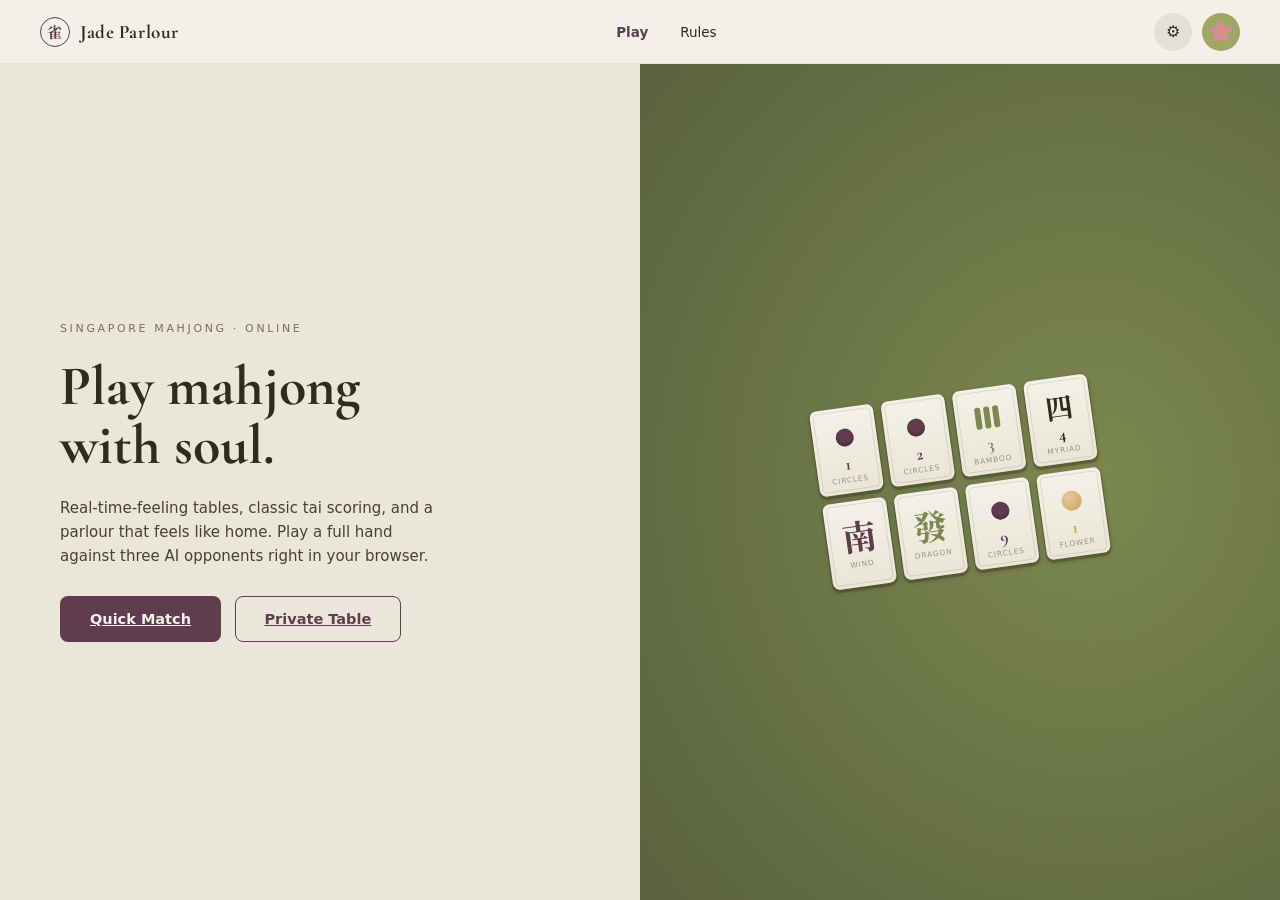
<file: index.html>
<!DOCTYPE html>
<html lang="en">
<head>
<meta charset="utf-8">
<meta name="viewport" content="width=device-width, initial-scale=1">
<title>Jade Parlour — Play Mahjong Online</title>
<link rel="preconnect" href="https://fonts.googleapis.com">
<link href="https://fonts.googleapis.com/css2?family=Noto+Serif+SC:wght@500;600;700&family=Cormorant+Garamond:ital,wght@0,500;0,600;0,700;1,600&display=swap" rel="stylesheet">
<link rel="stylesheet" href="css/style.css">
<script type="module" src="js/boot-theme.js"></script>
<style>
  .hero { display: flex; min-height: calc(100vh - 64px); }
  .hero-copy {
    flex: 1; display: flex; flex-direction: column; justify-content: center;
    padding: 0 60px; gap: 22px; max-width: 640px;
  }
  .hero-eyebrow { font-size: 11px; letter-spacing: .24em; color: var(--brown); text-transform: uppercase; }
  .hero-title { font-family: 'Cormorant Garamond', serif; font-weight: 700; font-size: 56px; color: var(--ink); line-height: 1.05; margin: 0; }
  .hero-desc { font-size: 15px; color: #4a4030; max-width: 380px; line-height: 1.6; }
  .hero-cta { display: flex; gap: 14px; margin-top: 6px; flex-wrap: wrap; }
  .hero-art {
    flex: 1; position: relative;
    background: radial-gradient(120% 100% at 70% 50%, #7c8850, #4f5738);
    display: flex; align-items: center; justify-content: center; min-height: 360px;
  }
  .hero-tiles { display: grid; grid-template-columns: repeat(4, 64px); gap: 8px; transform: rotate(-8deg); }
  @media (max-width: 900px) {
    .hero { flex-direction: column; }
    .hero-copy { padding: 48px 32px; max-width: none; }
    .hero-title { font-size: 40px; }
  }
</style>
</head>
<body>

<div class="nav">
  <a class="nav-brand nav-name" href="index.html" style="text-decoration:none;display:flex;align-items:center;gap:10px">
    <div class="nav-mark">雀</div>
    <span class="nav-name">Jade Parlour</span>
  </a>
  <div class="nav-links">
    <a href="lobby.html" class="active">Play</a>
    <a href="rules.html">Rules</a>
  </div>
  <div class="nav-actions">
    <button class="nav-icon-btn" id="nav-settings-btn" type="button" title="Settings" aria-label="Settings">⚙</button>
    <button class="nav-avatar-btn" id="nav-avatar-btn" type="button" title="Profile" aria-label="Profile"></button>
  </div>
</div>

<div class="hero">
  <div class="hero-copy">
    <div class="hero-eyebrow">Singapore Mahjong · Online</div>
    <h1 class="hero-title">Play mahjong<br>with soul.</h1>
    <div class="hero-desc">Real-time-feeling tables, classic tai scoring, and a parlour that feels like home. Play a full hand against three AI opponents right in your browser.</div>
    <div class="hero-cta">
      <a href="lobby.html?mode=quick" class="btn btn-primary">Quick Match</a>
      <a href="lobby.html" class="btn btn-outline">Private Table</a>
    </div>
  </div>
  <div class="hero-art">
    <div class="hero-tiles" id="hero-tiles"></div>
  </div>
</div>

<script type="module">
  import { createTileElement } from './js/tiles.js';
  const spec = [
    { kind: 'dot', n: 1 }, { kind: 'dot', n: 2 }, { kind: 'bam', n: 3 }, { kind: 'char', n: 4 },
    { kind: 'wind', label: '南' }, { kind: 'dragon', label: '發' }, { kind: 'dot', n: 9 }, { kind: 'flower', n: 1 },
  ];
  const wrap = document.getElementById('hero-tiles');
  for (const t of spec) wrap.appendChild(createTileElement(t, { w: 64, h: 86 }));
</script>
<script type="module">
  import { mountProfileModal } from './js/profile.js';
  import { mountSettingsModal } from './js/settings.js';
  mountProfileModal();
  mountSettingsModal();
</script>
</body>
</html>
</file>
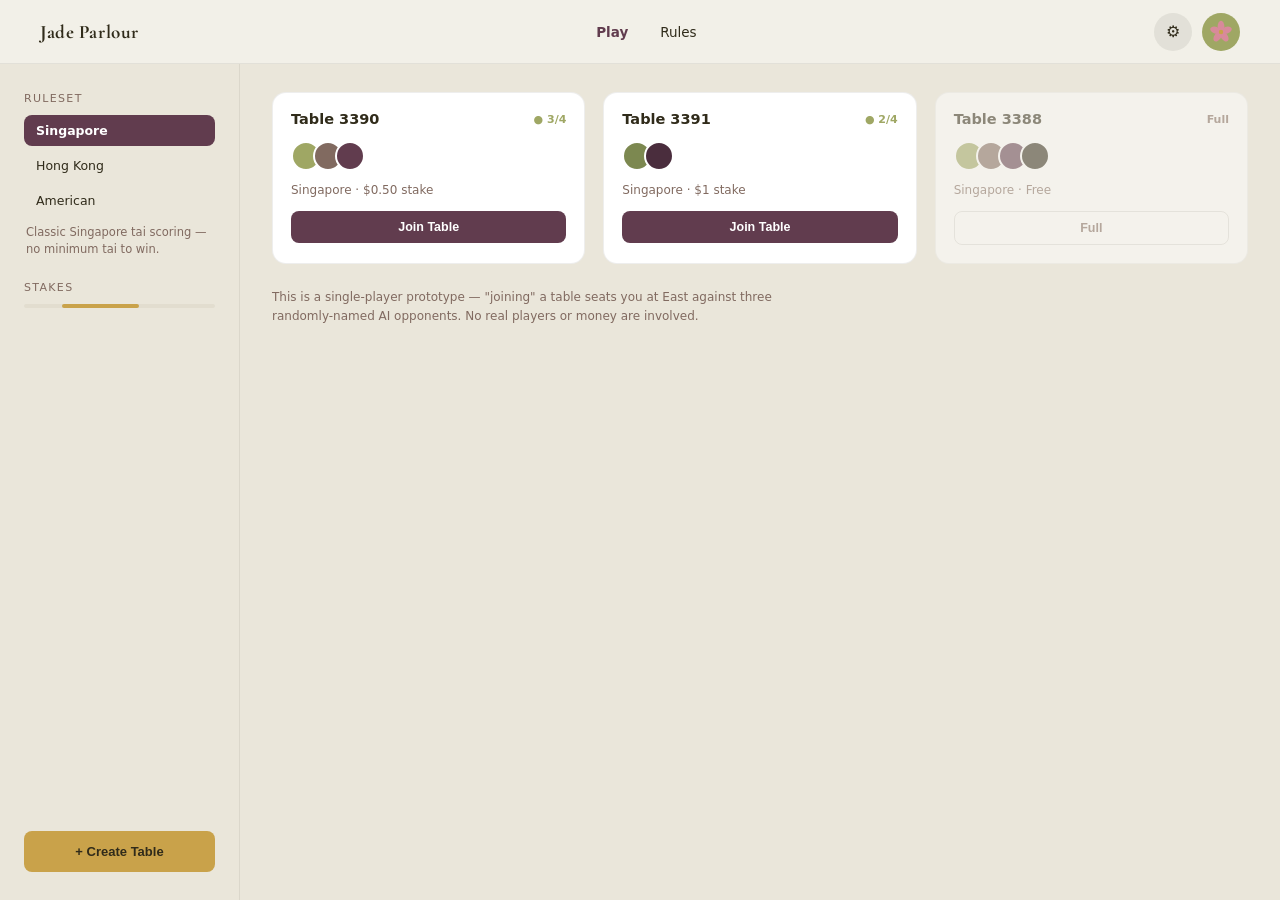
<file: lobby.html>
<!DOCTYPE html>
<html lang="en">
<head>
<meta charset="utf-8">
<meta name="viewport" content="width=device-width, initial-scale=1">
<title>Lobby — Jade Parlour</title>
<link rel="preconnect" href="https://fonts.googleapis.com">
<link href="https://fonts.googleapis.com/css2?family=Noto+Serif+SC:wght@500;600;700&family=Cormorant+Garamond:ital,wght@0,500;0,600;0,700;1,600&display=swap" rel="stylesheet">
<link rel="stylesheet" href="css/style.css">
<script type="module" src="js/boot-theme.js"></script>
<style>
  .lobby { display: flex; min-height: calc(100vh - 64px); }
  .sidebar {
    width: 240px; border-right: 1px solid rgba(48, 43, 26, .08);
    padding: 28px 24px; display: flex; flex-direction: column; gap: 22px;
  }
  .side-label { font-size: 11px; letter-spacing: .12em; color: var(--brown); text-transform: uppercase; margin-bottom: 10px; }
  .ruleset-opt { padding: 8px 12px; border-radius: 8px; font-size: 12.5px; cursor: pointer; margin-bottom: 4px; }
  .ruleset-opt.active { background: var(--plum); color: #fff; font-weight: 700; }
  .ruleset-opt:not(.active) { color: var(--ink); }
  .ruleset-opt:not(.active):hover { background: rgba(48, 43, 26, .06); }
  .ruleset-desc { font-size: 11.5px; color: var(--brown); margin: 8px 2px 0; line-height: 1.5; }
  .stakes-track { height: 4px; border-radius: 2px; background: #e2ddcf; position: relative; }
  .stakes-fill { position: absolute; left: 20%; right: 40%; top: 0; bottom: 0; background: var(--gold); border-radius: 2px; }
  .create-btn { margin-top: auto; padding: 13px; border-radius: 8px; border: none; background: var(--gold); color: var(--ink); font-weight: 700; font-size: 13px; cursor: pointer; }

  .tables { flex: 1; padding: 28px 32px; }
  .tables-grid { display: grid; grid-template-columns: repeat(auto-fill, minmax(260px, 1fr)); gap: 18px; }
  .table-card { border-radius: 14px; background: #fff; border: 1px solid rgba(48, 43, 26, .08); padding: 18px; }
  .table-head { display: flex; justify-content: space-between; align-items: center; margin-bottom: 14px; }
  .table-name { font-size: 14.5px; font-weight: 700; color: var(--ink); }
  .table-status { font-size: 11px; color: var(--olive-light); font-weight: 700; }
  .table-status.full { color: var(--brown); }
  .avatars { display: flex; margin-bottom: 12px; }
  .avatar { width: 30px; height: 30px; border-radius: 50%; border: 2px solid #fff; margin-right: -8px; }
  .table-meta { font-size: 12px; color: var(--brown); margin-bottom: 14px; }
  .join-btn { width: 100%; padding: 9px; border-radius: 8px; border: none; background: var(--plum); color: #fff; font-weight: 700; font-size: 12.5px; cursor: pointer; }
  .join-btn:disabled { border: 1px solid rgba(48, 43, 26, .15); background: transparent; color: var(--brown); cursor: default; }

  @media (max-width: 640px) {
    .lobby { flex-direction: column; min-height: auto; }
    .sidebar { width: 100%; border-right: none; border-bottom: 1px solid rgba(48, 43, 26, .08); padding: 20px; }
    .create-btn { margin-top: 16px; }
    .tables { padding: 20px; }
    .tables-grid { grid-template-columns: 1fr; }
  }
</style>
</head>
<body>

<div class="nav">
  <a class="nav-name" href="index.html" style="text-decoration:none">Jade Parlour</a>
  <div class="nav-links"><a href="lobby.html" class="active">Play</a><a href="rules.html">Rules</a></div>
  <div class="nav-actions">
    <button class="nav-icon-btn" id="nav-settings-btn" type="button" title="Settings" aria-label="Settings">⚙</button>
    <button class="nav-avatar-btn" id="nav-avatar-btn" type="button" title="Profile" aria-label="Profile"></button>
  </div>
</div>

<div class="lobby">
  <div class="sidebar">
    <div>
      <div class="side-label">Ruleset</div>
      <div class="ruleset-opt" data-ruleset="singapore">Singapore</div>
      <div class="ruleset-opt" data-ruleset="hongkong">Hong Kong</div>
      <div class="ruleset-opt" data-ruleset="american">American</div>
      <p class="ruleset-desc" id="ruleset-desc"></p>
    </div>
    <div>
      <div class="side-label">Stakes</div>
      <div class="stakes-track"><div class="stakes-fill"></div></div>
    </div>
    <button class="create-btn" id="create-table">+ Create Table</button>
  </div>

  <div class="tables">
    <div class="tables-grid">
      <div class="table-card">
        <div class="table-head"><span class="table-name">Table 3390</span><span class="table-status">● 3/4</span></div>
        <div class="avatars">
          <div class="avatar" style="background:#9fa764"></div>
          <div class="avatar" style="background:#816a60"></div>
          <div class="avatar" style="background:#613c4e"></div>
        </div>
        <div class="table-meta"><span class="ruleset-label"></span> · $0.50 stake</div>
        <button class="join-btn" data-quick>Join Table</button>
      </div>
      <div class="table-card">
        <div class="table-head"><span class="table-name">Table 3391</span><span class="table-status">● 2/4</span></div>
        <div class="avatars">
          <div class="avatar" style="background:#7c8850"></div>
          <div class="avatar" style="background:#4a2d3d"></div>
        </div>
        <div class="table-meta"><span class="ruleset-label"></span> · $1 stake</div>
        <button class="join-btn" data-quick>Join Table</button>
      </div>
      <div class="table-card" style="opacity:.5">
        <div class="table-head"><span class="table-name">Table 3388</span><span class="table-status full">Full</span></div>
        <div class="avatars">
          <div class="avatar" style="background:#9fa764"></div>
          <div class="avatar" style="background:#816a60"></div>
          <div class="avatar" style="background:#613c4e"></div>
          <div class="avatar" style="background:#302b1a"></div>
        </div>
        <div class="table-meta"><span class="ruleset-label"></span> · Free</div>
        <button class="join-btn" disabled>Full</button>
      </div>
    </div>
    <p style="font-size:12px;color:var(--brown);margin-top:24px;max-width:520px;line-height:1.6">
      This is a single-player prototype — "joining" a table seats you at East against three randomly-named AI opponents. No real players or money are involved.
    </p>
  </div>
</div>

<script>
  const RULESET_KEY = 'mahjongRuleset';
  const RULESET_LABEL = { singapore: 'Singapore', hongkong: 'Hong Kong', american: 'American' };
  const RULESET_DESC = {
    singapore: 'Classic Singapore tai scoring — no minimum tai to win.',
    hongkong: 'Fan scoring with a 3-fan minimum required to declare a win.',
    american: 'Jokers as wildcards, no chi calls — win by matching a hand pattern instead of 4 sets + a pair.',
  };

  function getSavedRuleset() {
    return localStorage.getItem(RULESET_KEY) || 'singapore';
  }

  const rulesetOpts = document.querySelectorAll('.ruleset-opt');
  const rulesetDesc = document.getElementById('ruleset-desc');
  const rulesetLabels = document.querySelectorAll('.ruleset-label');

  function selectRuleset(ruleset) {
    rulesetOpts.forEach((o) => o.classList.toggle('active', o.dataset.ruleset === ruleset));
    rulesetDesc.textContent = RULESET_DESC[ruleset];
    rulesetLabels.forEach((el) => { el.textContent = RULESET_LABEL[ruleset]; });
    localStorage.setItem(RULESET_KEY, ruleset);
  }

  rulesetOpts.forEach((opt) => {
    opt.addEventListener('click', () => selectRuleset(opt.dataset.ruleset));
  });
  selectRuleset(getSavedRuleset());

  const params = new URLSearchParams(location.search);
  function goToTable() { location.href = 'play.html'; }
  document.getElementById('create-table').addEventListener('click', goToTable);
  document.querySelectorAll('[data-quick]').forEach((btn) => btn.addEventListener('click', goToTable));
  if (params.get('mode') === 'quick') goToTable();
</script>
<script type="module">
  import { mountProfileModal } from './js/profile.js';
  import { mountSettingsModal } from './js/settings.js';
  mountProfileModal();
  mountSettingsModal();
</script>
</body>
</html>
</file>
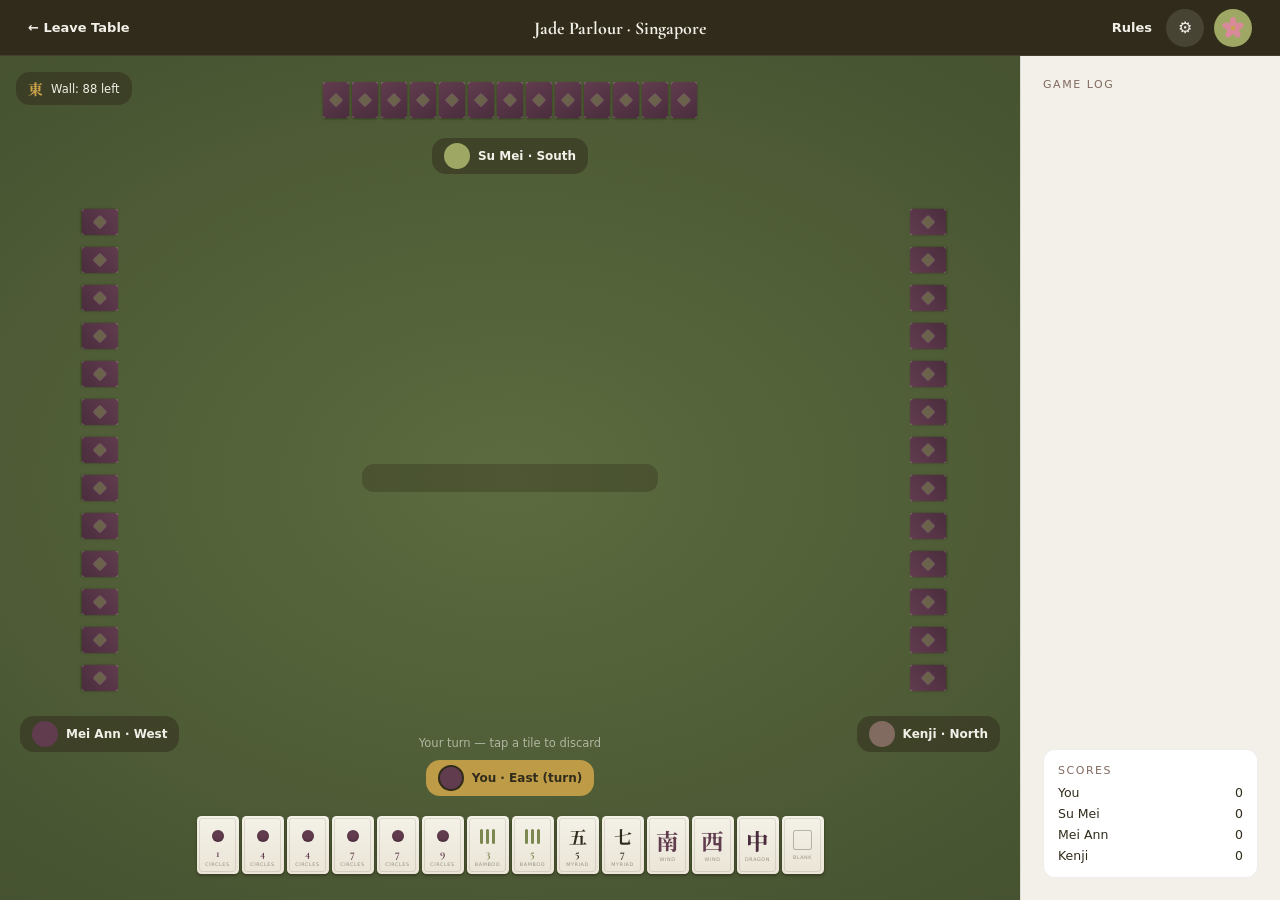
<file: play.html>
<!DOCTYPE html>
<html lang="en">
<head>
<meta charset="utf-8">
<meta name="viewport" content="width=device-width, initial-scale=1">
<title>Table — Jade Parlour</title>
<link rel="preconnect" href="https://fonts.googleapis.com">
<link href="https://fonts.googleapis.com/css2?family=Noto+Serif+SC:wght@500;600;700&family=Cormorant+Garamond:ital,wght@0,500;0,600;0,700;1,600&display=swap" rel="stylesheet">
<link rel="stylesheet" href="css/style.css">
<script type="module" src="js/boot-theme.js"></script>
<style>
  html, body { height: 100%; }
  body { background: #302b1a; }
  .table-nav {
    height: 56px; display: flex; align-items: center; justify-content: space-between;
    padding: 0 28px; background: #302b1a; border-bottom: 1px solid rgba(242,240,232,.1);
  }
  .table-nav a { color: #f2f0e8; text-decoration: none; font-size: 13px; font-weight: 600; }
  .table-nav .brand { font-family: 'Cormorant Garamond', serif; font-weight: 700; font-size: 18px; color: #f2f0e8; }
  .table-nav .nav-actions { gap: 10px; }
  .table-nav .nav-icon-btn { background: rgba(242, 240, 232, .12); color: #f2f0e8; }
  .table-nav .nav-icon-btn:hover { background: rgba(242, 240, 232, .2); }

  .table-wrap { display: flex; height: calc(100vh - 56px); }
  .felt {
    flex: 1; position: relative; overflow: hidden;
    background: radial-gradient(120% 100% at 50% 50%, #5c6b3f, #3a4529);
  }

  .wall-badge {
    position: absolute; top: 16px; left: 16px; display: flex; align-items: center; gap: 8px;
    background: rgba(48,43,26,.5); padding: 6px 12px; border-radius: 14px;
  }
  .wall-badge .glyph { font-family: 'Noto Serif SC', serif; color: var(--gold); font-weight: 700; font-size: 15px; }
  .wall-badge .count { font-size: 11.5px; color: #f2f0e8; }

  .seat { position: absolute; display: flex; align-items: center; gap: 10px; }
  .seat-top { top: 26px; left: 0; right: 0; flex-direction: column; }
  .seat-bottom { bottom: 26px; left: 0; right: 0; flex-direction: column-reverse; }
  .seat-left { left: 20px; top: 50%; transform: translateY(-50%); flex-direction: column; }
  .seat-right { right: 20px; top: 50%; transform: translateY(-50%); flex-direction: column; }

  .seat-tiles { display: flex; gap: 3px; }
  .seat-tiles.vertical { flex-direction: column; gap: 2px; }
  .seat-meld { display: flex; gap: 10px; }
  .meld-group { display: flex; gap: 1px; }

  .seat-tag {
    display: flex; align-items: center; gap: 8px; padding: 5px 12px; border-radius: 14px;
    background: rgba(48,43,26,.5); font-size: 12px; color: #f2f0e8; font-weight: 600; white-space: nowrap;
  }
  .seat-tag.turn { background: rgba(201,162,74,.9); color: #302b1a; font-weight: 800; }
  .seat-avatar { width: 26px; height: 26px; border-radius: 50%; flex: none; }

  .discard-pile {
    position: absolute; top: 50%; left: 50%; transform: translate(-50%, -50%);
    display: grid; grid-template-columns: repeat(8, 30px); gap: 4px;
    background: rgba(48,43,26,.32); padding: 14px; border-radius: 12px;
    max-width: 320px;
  }

  .action-row {
    display: flex; gap: 10px; flex-wrap: wrap; justify-content: center; z-index: 5;
  }
  .action-btn {
    padding: 12px 22px; border-radius: 24px; border: none; font-weight: 700; font-size: 13px; cursor: pointer;
    color: #f2f0e8;
  }
  .action-btn:disabled { opacity: .3; cursor: not-allowed; }
  .action-btn.pass { background: rgba(242,240,232,.15); }
  .action-btn.chi { background: var(--olive); }
  .action-btn.pong { background: var(--brown); }
  .action-btn.kong { background: var(--plum-dark); }
  .action-btn.win { background: linear-gradient(180deg, #dab863, var(--gold)); color: var(--ink); padding: 12px 26px; font-weight: 800; }

  .hand-hint {
    font-size: 11.5px; color: rgba(242,240,232,.6); z-index: 5; margin: 0;
  }

  .side-panel {
    width: 260px; background: var(--card); border-left: 1px solid rgba(48,43,26,.1);
    padding: 22px; display: flex; flex-direction: column; gap: 16px; overflow-y: auto;
  }
  .side-label { font-size: 11px; letter-spacing: .14em; color: var(--brown); text-transform: uppercase; }
  .log-list { display: flex; flex-direction: column; gap: 8px; font-size: 12.5px; color: var(--ink); }
  .log-list b { font-weight: 700; }
  .patterns-section { display: none; border-bottom: 1px solid rgba(48,43,26,.1); padding-bottom: 16px; }
  .patterns-section.show { display: block; }
  .pattern-row { display: flex; justify-content: space-between; font-size: 12px; color: var(--ink); padding: 5px 0; }
  .pattern-row .pts { color: var(--brown); font-weight: 600; }
  .scores-box { margin-top: auto; border-radius: 12px; background: #fff; border: 1px solid rgba(48,43,26,.08); padding: 14px; }
  .score-row { display: flex; justify-content: space-between; font-size: 12.5px; color: var(--ink); margin-bottom: 6px; }
  .score-row:last-child { margin-bottom: 0; }
  .score-row .pos { font-weight: 700; color: var(--olive); }
  .score-row .neg { color: var(--plum); }

  .round-over-overlay {
    position: fixed; inset: 0; background: rgba(48,43,26,.55); display: none;
    align-items: center; justify-content: center; z-index: 20;
  }
  .round-over-overlay.show { display: flex; }
  .round-over-card {
    background: var(--card); border-radius: 16px; padding: 32px 40px; max-width: 380px; text-align: center;
  }
  .round-over-card h2 { font-family: 'Cormorant Garamond', serif; font-size: 30px; margin: 0 0 10px; color: var(--ink); }
  .round-over-card p { font-size: 13.5px; color: var(--brown); margin: 0 0 20px; line-height: 1.6; }

  .hand-count {
    color: #f2f0e8; font-size: 11.5px; font-weight: 700; background: rgba(48,43,26,.4);
    padding: 2px 7px; border-radius: 8px; flex: none;
  }

  @media (max-width: 640px) {
    .table-nav { padding: 0 12px; }
    .table-nav .brand { font-size: 14px; }
    .table-nav a { font-size: 12px; }

    .table-wrap { flex-direction: column; height: auto; min-height: calc(100vh - 56px); }
    .felt { flex: none; height: auto; min-height: 640px; }
    .side-panel { width: 100%; max-height: 240px; border-left: none; border-top: 1px solid rgba(48,43,26,.1); padding: 16px; }

    /* West/North move up out of the vertical-center band so they never
       collide with the discard pile, which lives dead center. */
    .seat-left, .seat-right { top: 66px; transform: none; gap: 4px; }
    .seat-left { left: 6px; }
    .seat-right { right: 6px; }
    .seat-top { top: 10px; }
    .seat-bottom { bottom: 8px; gap: 5px; }
    .seat-tiles.vertical { flex-direction: row; }
    .seat-tag { padding: 4px 8px; font-size: 10.5px; gap: 5px; max-width: 40vw; }
    .seat-tag span { overflow: hidden; text-overflow: ellipsis; white-space: nowrap; }
    .seat-avatar { width: 18px; height: 18px; }

    .wall-badge { padding: 5px 9px; top: 8px; left: 8px; }
    .wall-badge .count { font-size: 10.5px; }

    .discard-pile { position: absolute; top: 185px; left: 50%; transform: translateX(-50%); grid-template-columns: repeat(6, 18px); gap: 3px; padding: 8px; max-width: 200px; }

    #tiles-E {
      max-width: 100%; flex-wrap: wrap; justify-content: center;
      padding: 2px 8px; row-gap: 4px;
    }
    .action-row { gap: 6px; }
    .action-btn { padding: 8px 14px; font-size: 11.5px; }
    .action-btn.win { padding: 8px 16px; }
    .hand-hint { font-size: 10.5px; }
  }
</style>
</head>
<body>

<div class="table-nav">
  <a href="lobby.html">← Leave Table</a>
  <span class="brand" id="table-brand">Jade Parlour</span>
  <div class="nav-actions">
    <a href="rules.html" target="_blank" rel="noopener" title="Open rules in a new tab" style="margin-right:4px">Rules</a>
    <button class="nav-icon-btn" id="nav-settings-btn" type="button" title="Settings" aria-label="Settings">⚙</button>
    <button class="nav-avatar-btn" id="nav-avatar-btn" type="button" title="Profile" aria-label="Profile"></button>
  </div>
</div>

<div class="table-wrap">
  <div class="felt" id="felt">
    <div class="wall-badge"><span class="glyph">東</span><span class="count" id="wall-count">Wall: 0 left</span></div>

    <div class="seat seat-top" id="seat-tag-S-wrap">
      <div class="seat-tiles" id="tiles-S"></div>
      <div class="seat-meld" id="meld-S"></div>
      <div class="seat-tag" id="tag-S"><div class="seat-avatar" style="background:#9fa764"></div><span>Amir · South</span></div>
    </div>

    <div class="seat seat-left" id="seat-tag-W-wrap">
      <div class="seat-tiles vertical" id="tiles-W"></div>
      <div class="seat-meld" id="meld-W"></div>
      <div class="seat-tag" id="tag-W"><div class="seat-avatar" style="background:#613c4e"></div><span>Su Mei · West</span></div>
    </div>

    <div class="seat seat-right" id="seat-tag-N-wrap">
      <div class="seat-tiles vertical" id="tiles-N"></div>
      <div class="seat-meld" id="meld-N"></div>
      <div class="seat-tag" id="tag-N"><div class="seat-avatar" style="background:#816a60"></div><span>Farid · North</span></div>
    </div>

    <div class="discard-pile" id="discard-pile"></div>

    <div class="seat seat-bottom" id="seat-tag-E-wrap">
      <div class="seat-tiles" id="tiles-E"></div>
      <div class="seat-meld" id="meld-E"></div>
      <div class="seat-tag" id="tag-E"><div class="seat-avatar" style="background:#613c4e;border:2px solid #302b1a"></div><span>You · East</span></div>
      <div class="action-row" id="action-row">
        <button class="action-btn pass" id="btn-pass">Pass</button>
        <button class="action-btn chi" id="btn-chi">Chi</button>
        <button class="action-btn pong" id="btn-pong">Pong</button>
        <button class="action-btn kong" id="btn-kong">Kong</button>
        <button class="action-btn win" id="btn-win">WIN</button>
      </div>
      <p class="hand-hint" id="hand-hint"></p>
    </div>
  </div>

  <div class="side-panel">
    <div class="patterns-section" id="patterns-section">
      <div class="side-label" style="margin-bottom:8px">Hand Patterns</div>
      <div id="patterns-list"></div>
    </div>
    <div class="side-label">Game Log</div>
    <div class="log-list" id="log-list"></div>
    <div class="scores-box">
      <div class="side-label" style="margin-bottom:8px">Scores</div>
      <div id="scores-list"></div>
    </div>
  </div>
</div>

<div class="round-over-overlay" id="round-over">
  <div class="round-over-card">
    <h2 id="round-over-title">Round Over</h2>
    <p id="round-over-desc"></p>
    <button class="btn btn-primary" id="btn-play-again">Play Again</button>
  </div>
</div>

<script type="module" src="js/game.js"></script>
<script type="module">
  import { mountProfileModal } from './js/profile.js';
  import { mountSettingsModal } from './js/settings.js';
  mountProfileModal();
  mountSettingsModal();
</script>
</body>
</html>
</file>
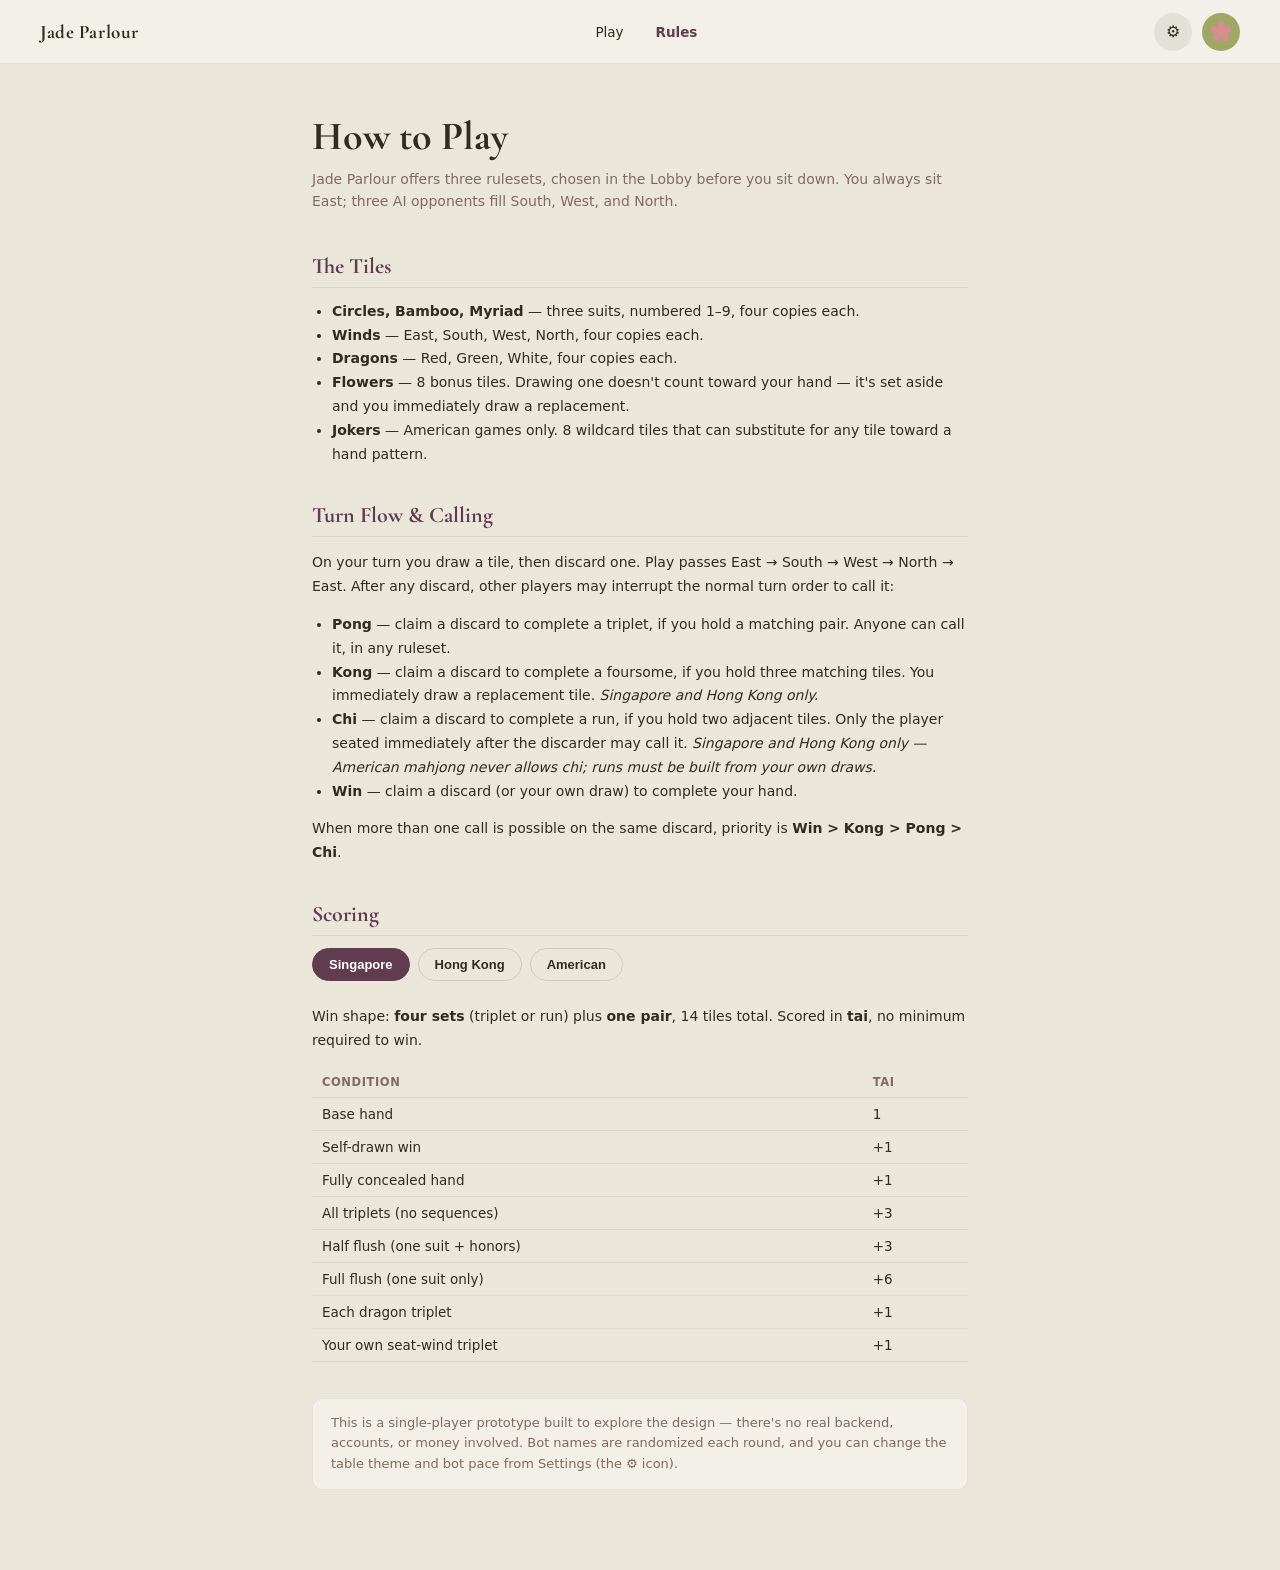
<file: rules.html>
<!DOCTYPE html>
<html lang="en">
<head>
<meta charset="utf-8">
<meta name="viewport" content="width=device-width, initial-scale=1">
<title>Rules — Jade Parlour</title>
<link rel="preconnect" href="https://fonts.googleapis.com">
<link href="https://fonts.googleapis.com/css2?family=Noto+Serif+SC:wght@500;600;700&family=Cormorant+Garamond:ital,wght@0,500;0,600;0,700;1,600&display=swap" rel="stylesheet">
<link rel="stylesheet" href="css/style.css">
<script type="module" src="js/boot-theme.js"></script>
<style>
  .rules-wrap { max-width: 720px; margin: 0 auto; padding: 48px 32px 80px; }
  .rules-wrap h1 { font-family: 'Cormorant Garamond', serif; font-size: 40px; margin: 0 0 8px; }
  .rules-wrap .lede { color: var(--brown); font-size: 14px; margin: 0 0 40px; line-height: 1.6; }
  .rules-section { margin-bottom: 36px; }
  .rules-section h2 {
    font-family: 'Cormorant Garamond', serif; font-size: 22px; margin: 0 0 12px; color: var(--plum);
    border-bottom: 1px solid rgba(48,43,26,.1); padding-bottom: 8px;
  }
  .rules-section p, .rules-section li { font-size: 14px; line-height: 1.7; color: var(--ink); }
  .rules-section ul { margin: 0; padding-left: 20px; }
  .tai-table { width: 100%; border-collapse: collapse; font-size: 13.5px; margin-top: 8px; }
  .tai-table th, .tai-table td { text-align: left; padding: 8px 10px; border-bottom: 1px solid rgba(48,43,26,.08); }
  .tai-table th { color: var(--brown); font-weight: 600; font-size: 11.5px; letter-spacing: .05em; text-transform: uppercase; }
  .note-box {
    background: var(--card); border: 1px solid rgba(48,43,26,.08); border-radius: 10px;
    padding: 14px 18px; font-size: 13px; color: var(--brown); line-height: 1.6;
  }
  .ruleset-tabs { display: flex; gap: 8px; margin-bottom: 24px; }
  .ruleset-tab {
    padding: 8px 16px; border-radius: 20px; border: 1px solid rgba(48,43,26,.15);
    background: transparent; color: var(--ink); font-size: 13px; font-weight: 600; cursor: pointer;
  }
  .ruleset-tab.active { background: var(--plum); color: #fff; border-color: var(--plum); }
  .ruleset-panel { display: none; }
  .ruleset-panel.show { display: block; }
  .pattern-grid { display: grid; grid-template-columns: 1fr auto; gap: 2px 16px; font-size: 13.5px; margin-top: 8px; }
  .pattern-grid .name { padding: 6px 0; border-bottom: 1px solid rgba(48,43,26,.06); }
  .pattern-grid .pts { padding: 6px 0; border-bottom: 1px solid rgba(48,43,26,.06); text-align: right; color: var(--brown); font-weight: 600; }

  @media (max-width: 640px) {
    .rules-wrap { padding: 28px 18px 60px; }
    .rules-wrap h1 { font-size: 32px; }
    .ruleset-tabs { flex-wrap: wrap; }
    .tai-table { font-size: 12px; }
  }
</style>
</head>
<body>

<div class="nav">
  <a class="nav-name" href="index.html" style="text-decoration:none">Jade Parlour</a>
  <div class="nav-links"><a href="lobby.html">Play</a><a href="rules.html" class="active">Rules</a></div>
  <div class="nav-actions">
    <button class="nav-icon-btn" id="nav-settings-btn" type="button" title="Settings" aria-label="Settings">⚙</button>
    <button class="nav-avatar-btn" id="nav-avatar-btn" type="button" title="Profile" aria-label="Profile"></button>
  </div>
</div>

<div class="rules-wrap">
  <h1>How to Play</h1>
  <p class="lede">Jade Parlour offers three rulesets, chosen in the Lobby before you sit down. You always sit East; three AI opponents fill South, West, and North.</p>

  <div class="rules-section">
    <h2>The Tiles</h2>
    <ul>
      <li><strong>Circles, Bamboo, Myriad</strong> — three suits, numbered 1–9, four copies each.</li>
      <li><strong>Winds</strong> — East, South, West, North, four copies each.</li>
      <li><strong>Dragons</strong> — Red, Green, White, four copies each.</li>
      <li><strong>Flowers</strong> — 8 bonus tiles. Drawing one doesn't count toward your hand — it's set aside and you immediately draw a replacement.</li>
      <li><strong>Jokers</strong> — American games only. 8 wildcard tiles that can substitute for any tile toward a hand pattern.</li>
    </ul>
  </div>

  <div class="rules-section">
    <h2>Turn Flow &amp; Calling</h2>
    <p>On your turn you draw a tile, then discard one. Play passes East → South → West → North → East. After any discard, other players may interrupt the normal turn order to call it:</p>
    <ul>
      <li><strong>Pong</strong> — claim a discard to complete a triplet, if you hold a matching pair. Anyone can call it, in any ruleset.</li>
      <li><strong>Kong</strong> — claim a discard to complete a foursome, if you hold three matching tiles. You immediately draw a replacement tile. <em>Singapore and Hong Kong only.</em></li>
      <li><strong>Chi</strong> — claim a discard to complete a run, if you hold two adjacent tiles. Only the player seated immediately after the discarder may call it. <em>Singapore and Hong Kong only — American mahjong never allows chi; runs must be built from your own draws.</em></li>
      <li><strong>Win</strong> — claim a discard (or your own draw) to complete your hand.</li>
    </ul>
    <p>When more than one call is possible on the same discard, priority is <strong>Win &gt; Kong &gt; Pong &gt; Chi</strong>.</p>
  </div>

  <div class="rules-section">
    <h2>Scoring</h2>
    <div class="ruleset-tabs">
      <button class="ruleset-tab active" data-tab="singapore" type="button">Singapore</button>
      <button class="ruleset-tab" data-tab="hongkong" type="button">Hong Kong</button>
      <button class="ruleset-tab" data-tab="american" type="button">American</button>
    </div>

    <div class="ruleset-panel show" id="panel-singapore">
      <p>Win shape: <strong>four sets</strong> (triplet or run) plus <strong>one pair</strong>, 14 tiles total. Scored in <strong>tai</strong>, no minimum required to win.</p>
      <table class="tai-table">
        <tr><th>Condition</th><th>Tai</th></tr>
        <tr><td>Base hand</td><td>1</td></tr>
        <tr><td>Self-drawn win</td><td>+1</td></tr>
        <tr><td>Fully concealed hand</td><td>+1</td></tr>
        <tr><td>All triplets (no sequences)</td><td>+3</td></tr>
        <tr><td>Half flush (one suit + honors)</td><td>+3</td></tr>
        <tr><td>Full flush (one suit only)</td><td>+6</td></tr>
        <tr><td>Each dragon triplet</td><td>+1</td></tr>
        <tr><td>Your own seat-wind triplet</td><td>+1</td></tr>
      </table>
    </div>

    <div class="ruleset-panel" id="panel-hongkong">
      <p>Same win shape as Singapore, but scored in <strong>fan</strong> — and you need <strong>at least 3 fan</strong> to legally declare a win at all (a complete-but-cheap hand must keep playing). Full flush is worth more than in Singapore; both your seat wind <em>and</em> the round wind (always East) can score, stacking to +2 for an East player holding an East-wind triplet.</p>
      <table class="tai-table">
        <tr><th>Condition</th><th>Fan</th></tr>
        <tr><td>Self-drawn win</td><td>+1</td></tr>
        <tr><td>Fully concealed hand</td><td>+1</td></tr>
        <tr><td>All triplets (no sequences)</td><td>+3</td></tr>
        <tr><td>Half flush (one suit + honors)</td><td>+3</td></tr>
        <tr><td>Full flush (one suit only)</td><td>+7</td></tr>
        <tr><td>Each dragon triplet</td><td>+1</td></tr>
        <tr><td>Your own seat-wind triplet</td><td>+1</td></tr>
        <tr><td>Round-wind (East) triplet</td><td>+1</td></tr>
      </table>
    </div>

    <div class="ruleset-panel" id="panel-american">
      <p>A genuinely different game: instead of a generic 4-sets-and-a-pair shape, your 14 tiles must match one of the named patterns below exactly (an original, simplified set — not the real, copyrighted NMJL card). <strong>Jokers</strong> can substitute for any tile anywhere, including in the pair. Each pattern has a fixed point value.</p>
      <div class="pattern-grid" id="american-pattern-grid"></div>
    </div>
  </div>

  <div class="note-box">
    This is a single-player prototype built to explore the design — there's no real backend, accounts, or money involved. Bot names are randomized each round, and you can change the table theme and bot pace from Settings (the ⚙ icon).
  </div>
</div>

<script type="module">
  import { mountProfileModal } from './js/profile.js';
  import { mountSettingsModal } from './js/settings.js';
  import { AMERICAN_PATTERNS } from './js/american.js';

  mountProfileModal();
  mountSettingsModal();

  const grid = document.getElementById('american-pattern-grid');
  for (const pattern of AMERICAN_PATTERNS) {
    const name = document.createElement('div');
    name.className = 'name';
    name.textContent = pattern.name;
    const pts = document.createElement('div');
    pts.className = 'pts';
    pts.textContent = pattern.points;
    grid.append(name, pts);
  }

  const tabs = document.querySelectorAll('.ruleset-tab');
  tabs.forEach((tab) => {
    tab.addEventListener('click', () => {
      tabs.forEach((t) => t.classList.remove('active'));
      tab.classList.add('active');
      document.querySelectorAll('.ruleset-panel').forEach((p) => p.classList.remove('show'));
      document.getElementById(`panel-${tab.dataset.tab}`).classList.add('show');
    });
  });
</script>
</body>
</html>
</file>
<file: css/style.css>
:root {
  --ink: #302b1a;
  --cream: #f4f1e8;
  --card: #f2f0e8;
  --bg: #eae6da;
  --plum: #613c4e;
  --plum-dark: #4a2d3d;
  --olive: #7c8850;
  --olive-light: #9fa764;
  --gold: #c9a24a;
  --brown: #816a60;
}

* { box-sizing: border-box; }

body {
  margin: 0;
  background: var(--bg);
  color: var(--ink);
  font-family: system-ui, -apple-system, sans-serif;
}

a { color: inherit; }

.brand-font { font-family: 'Cormorant Garamond', serif; }
.cjk-font { font-family: 'Noto Serif SC', serif; }

.nav {
  height: 64px;
  display: flex;
  align-items: center;
  justify-content: space-between;
  padding: 0 40px;
  border-bottom: 1px solid rgba(48, 43, 26, .08);
  background: var(--card);
}
.nav-brand { display: flex; align-items: center; gap: 10px; }
.nav-mark {
  width: 30px; height: 30px; border-radius: 50%;
  border: 1.3px solid var(--plum);
  display: flex; align-items: center; justify-content: center;
  font-family: 'Noto Serif SC', serif; color: var(--plum); font-weight: 700; font-size: 15px;
}
.nav-name {
  font-family: 'Cormorant Garamond', serif; font-weight: 700; font-size: 19px;
  color: var(--ink); letter-spacing: .03em; text-decoration: none;
}
.nav-links { display: flex; gap: 32px; font-size: 13.5px; color: var(--ink); font-weight: 500; }
.nav-links a { text-decoration: none; color: var(--ink); }
.nav-links a.active { color: var(--plum); font-weight: 700; }
.nav-avatar { width: 38px; height: 38px; border-radius: 50%; background: var(--olive-light); }

.nav-actions { display: flex; align-items: center; gap: 10px; }
.nav-icon-btn {
  width: 38px; height: 38px; border-radius: 50%; border: none; cursor: pointer;
  display: flex; align-items: center; justify-content: center; font-size: 16px;
  background: rgba(48, 43, 26, .08); color: var(--ink); padding: 0;
}
.nav-icon-btn:hover { background: rgba(48, 43, 26, .14); }
.nav-avatar-btn {
  width: 38px; height: 38px; border-radius: 50%; background: var(--olive-light);
  border: none; cursor: pointer; padding: 7px; display: flex; align-items: center;
  justify-content: center; overflow: hidden;
}

.modal-overlay {
  position: fixed; inset: 0; background: rgba(48, 43, 26, .55); display: none;
  align-items: center; justify-content: center; z-index: 50; padding: 20px;
}
.modal-overlay.show { display: flex; }
.modal-card {
  background: var(--card); border-radius: 16px; padding: 28px 32px;
  max-width: 420px; width: 100%; max-height: 86vh; overflow-y: auto;
}
.modal-card h2 { font-family: 'Cormorant Garamond', serif; font-size: 26px; margin: 0 0 6px; color: var(--ink); }
.modal-card .modal-sub { font-size: 12.5px; color: var(--brown); margin: 0 0 20px; line-height: 1.5; }
.modal-section { margin-bottom: 20px; }
.modal-section:last-child { margin-bottom: 0; }
.modal-section-label { font-size: 11px; letter-spacing: .12em; color: var(--brown); text-transform: uppercase; margin-bottom: 10px; }
.stat-row { display: flex; justify-content: space-between; font-size: 13.5px; color: var(--ink); padding: 6px 0; border-bottom: 1px solid rgba(48, 43, 26, .06); }
.stat-row:last-child { border-bottom: none; }
.swatch-row { display: flex; gap: 10px; flex-wrap: wrap; }
.swatch { width: 44px; height: 44px; border-radius: 10px; border: 2px solid transparent; cursor: pointer; padding: 0; }
.swatch.active { border-color: var(--ink); }
.avatar-swatch {
  width: 48px; height: 48px; border-radius: 50%; border: 2px solid rgba(48, 43, 26, .1);
  cursor: pointer; padding: 8px; background: var(--cream); display: flex;
  align-items: center; justify-content: center; overflow: hidden;
}
.avatar-swatch.active { border-color: var(--plum); border-width: 2.5px; }
.avatar-swatch:hover { border-color: var(--brown); }
.segmented { display: flex; background: #e2ddcf; border-radius: 16px; padding: 3px; gap: 2px; }
.segmented button { flex: 1; padding: 7px 10px; border-radius: 14px; border: none; background: transparent; color: var(--ink); font-size: 12px; cursor: pointer; }
.segmented button.active { background: var(--plum); color: #fff; font-weight: 700; }
.modal-actions { display: flex; justify-content: flex-end; gap: 10px; margin-top: 22px; }
.btn-text { background: none; border: none; color: var(--brown); font-size: 12.5px; cursor: pointer; text-decoration: underline; padding: 0; }

.btn {
  font-family: system-ui, sans-serif;
  font-weight: 700;
  font-size: 14.5px;
  border-radius: 8px;
  padding: 15px 30px;
  border: none;
  cursor: pointer;
  transition: transform .12s ease, filter .12s ease;
}
.btn:hover { filter: brightness(1.05); }
.btn:active { transform: scale(.97); }
.btn-primary { background: var(--plum); color: var(--cream); }
.btn-outline { background: transparent; color: var(--plum); border: 1.5px solid var(--plum); padding: 13.5px 28.5px; }
.btn-gold {
  background: linear-gradient(180deg, #dab863, var(--gold));
  color: var(--ink); font-weight: 800;
}
.btn-round { border-radius: 24px; }
.btn:disabled { background: #e2ddcf; color: #a89e8a; cursor: not-allowed; filter: none; }

@media (max-width: 640px) {
  .nav { padding: 0 14px; height: 56px; }
  .nav-mark { width: 26px; height: 26px; font-size: 13px; }
  .nav-name { font-size: 15px; }
  .nav-links { gap: 16px; font-size: 12.5px; }
  .nav-actions { gap: 6px; }
  .nav-icon-btn, .nav-avatar-btn { width: 32px; height: 32px; font-size: 14px; }

  .modal-card { padding: 22px 18px; }
  .modal-card h2 { font-size: 22px; }
}
</file>
